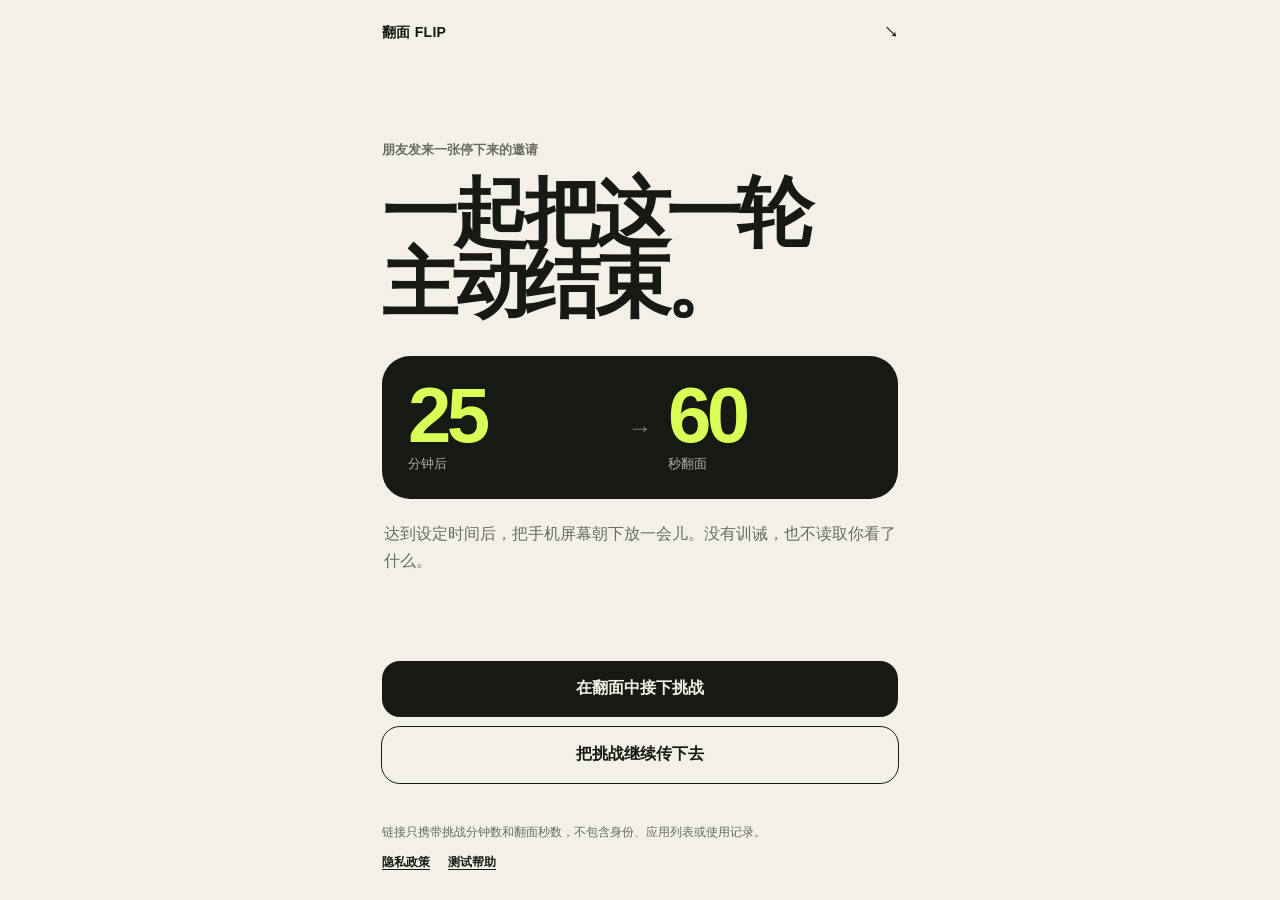
<file: index.html>
<!doctype html>
<html lang="zh-CN">
  <head>
    <meta charset="utf-8" />
    <meta name="viewport" content="width=device-width, initial-scale=1, viewport-fit=cover" />
    <meta name="theme-color" content="#171914" />
    <meta name="description" content="接下朋友发来的翻面挑战，适时结束短视频滑动。" />
    <meta property="og:title" content="有人邀请你一起翻面" />
    <meta property="og:description" content="短视频不会主动结束，但你可以。" />
    <title>翻面挑战 · FLIP</title>
    <link rel="icon" href="favicon.svg" type="image/svg+xml" />
    <link rel="stylesheet" href="styles.css" />
    <script src="config.js" defer></script>
    <script src="challenge.js" defer></script>
  </head>
  <body>
    <main>
      <header>
        <span>翻面 FLIP</span>
        <span aria-hidden="true">↘</span>
      </header>

      <section class="hero" aria-labelledby="challenge-title">
        <p class="eyebrow">朋友发来一张停下来的邀请</p>
        <h1 id="challenge-title">一起把这一轮<br />主动结束。</h1>
        <div class="challenge-card">
          <div>
            <strong id="threshold">25</strong>
            <span>分钟后</span>
          </div>
          <div class="arrow" aria-hidden="true">→</div>
          <div>
            <strong id="break-seconds">60</strong>
            <span>秒翻面</span>
          </div>
        </div>
        <p class="explanation">
          达到设定时间后，把手机屏幕朝下放一会儿。没有训诫，也不读取你看了什么。
        </p>
      </section>

      <section class="actions" aria-label="接下挑战">
        <a id="open-app" class="primary" href="#">在翻面中接下挑战</a>
        <button id="share-link" class="secondary" type="button">把挑战继续传下去</button>
        <div id="install-fallback" class="install-fallback" hidden>
          <p>还没有安装翻面？安装后再次打开这条链接。</p>
          <div class="store-links">
            <a id="ios-store" href="#" hidden>iPhone 版</a>
            <a id="android-store" href="#" hidden>Android 版</a>
          </div>
          <p id="testing-note" class="testing-note">当前为内测版本，请向邀请人获取安装包。</p>
        </div>
      </section>

      <footer>
        <p>链接只携带挑战分钟数和翻面秒数，不包含身份、应用列表或使用记录。</p>
        <nav class="footer-links" aria-label="网站信息">
          <a href="privacy.html">隐私政策</a>
          <a href="support.html">测试帮助</a>
        </nav>
      </footer>
    </main>
    <div id="toast" role="status" aria-live="polite"></div>
  </body>
</html>
</file>
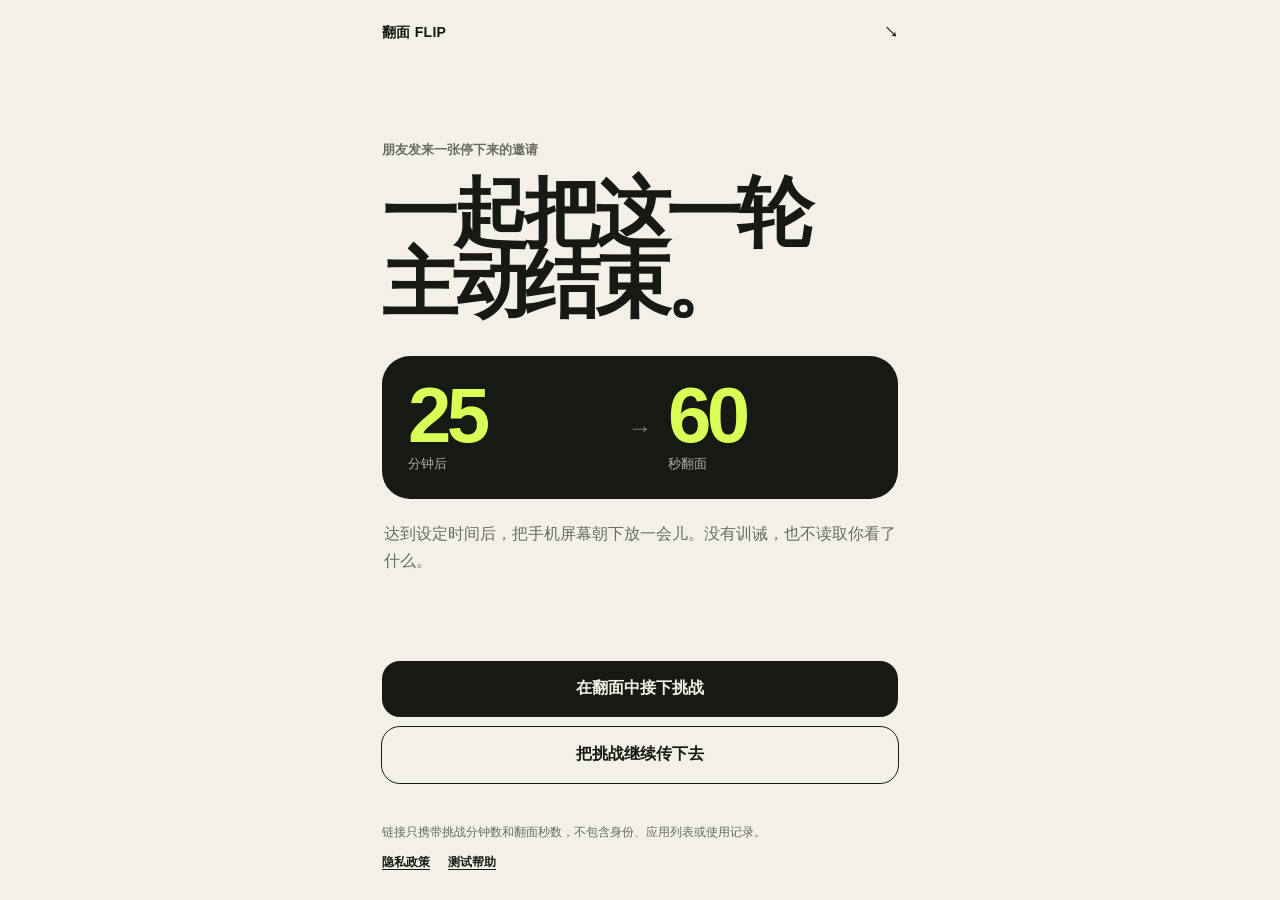
<file: challenge/index.html>
<!doctype html>
<html lang="zh-CN">
  <head>
    <meta charset="utf-8" />
    <meta name="viewport" content="width=device-width, initial-scale=1, viewport-fit=cover" />
    <meta name="theme-color" content="#171914" />
    <meta name="description" content="接下朋友发来的翻面挑战，适时结束短视频滑动。" />
    <meta property="og:title" content="有人邀请你一起翻面" />
    <meta property="og:description" content="短视频不会主动结束，但你可以。" />
    <title>翻面挑战 · FLIP</title>
    <link rel="icon" href="../favicon.svg" type="image/svg+xml" />
    <link rel="stylesheet" href="../styles.css" />
    <script src="../config.js" defer></script>
    <script src="../challenge.js" defer></script>
  </head>
  <body>
    <main>
      <header>
        <span>翻面 FLIP</span>
        <span aria-hidden="true">↘</span>
      </header>

      <section class="hero" aria-labelledby="challenge-title">
        <p class="eyebrow">朋友发来一张停下来的邀请</p>
        <h1 id="challenge-title">一起把这一轮<br />主动结束。</h1>
        <div class="challenge-card">
          <div>
            <strong id="threshold">25</strong>
            <span>分钟后</span>
          </div>
          <div class="arrow" aria-hidden="true">→</div>
          <div>
            <strong id="break-seconds">60</strong>
            <span>秒翻面</span>
          </div>
        </div>
        <p class="explanation">
          达到设定时间后，把手机屏幕朝下放一会儿。没有训诫，也不读取你看了什么。
        </p>
      </section>

      <section class="actions" aria-label="接下挑战">
        <a id="open-app" class="primary" href="#">在翻面中接下挑战</a>
        <button id="share-link" class="secondary" type="button">把挑战继续传下去</button>
        <div id="install-fallback" class="install-fallback" hidden>
          <p>还没有安装翻面？安装后再次打开这条链接。</p>
          <div class="store-links">
            <a id="ios-store" href="#" hidden>iPhone 版</a>
            <a id="android-store" href="#" hidden>Android 版</a>
          </div>
          <p id="testing-note" class="testing-note">当前为内测版本，请向邀请人获取 TestFlight 邀请链接。</p>
        </div>
      </section>

      <footer>
        <p>链接只携带挑战分钟数和翻面秒数，不包含身份、应用列表或使用记录。</p>
        <nav class="footer-links" aria-label="网站信息">
          <a href="../privacy.html">隐私政策</a>
          <a href="../support.html">测试帮助</a>
        </nav>
      </footer>
    </main>
    <div id="toast" role="status" aria-live="polite"></div>
  </body>
</html>
</file>
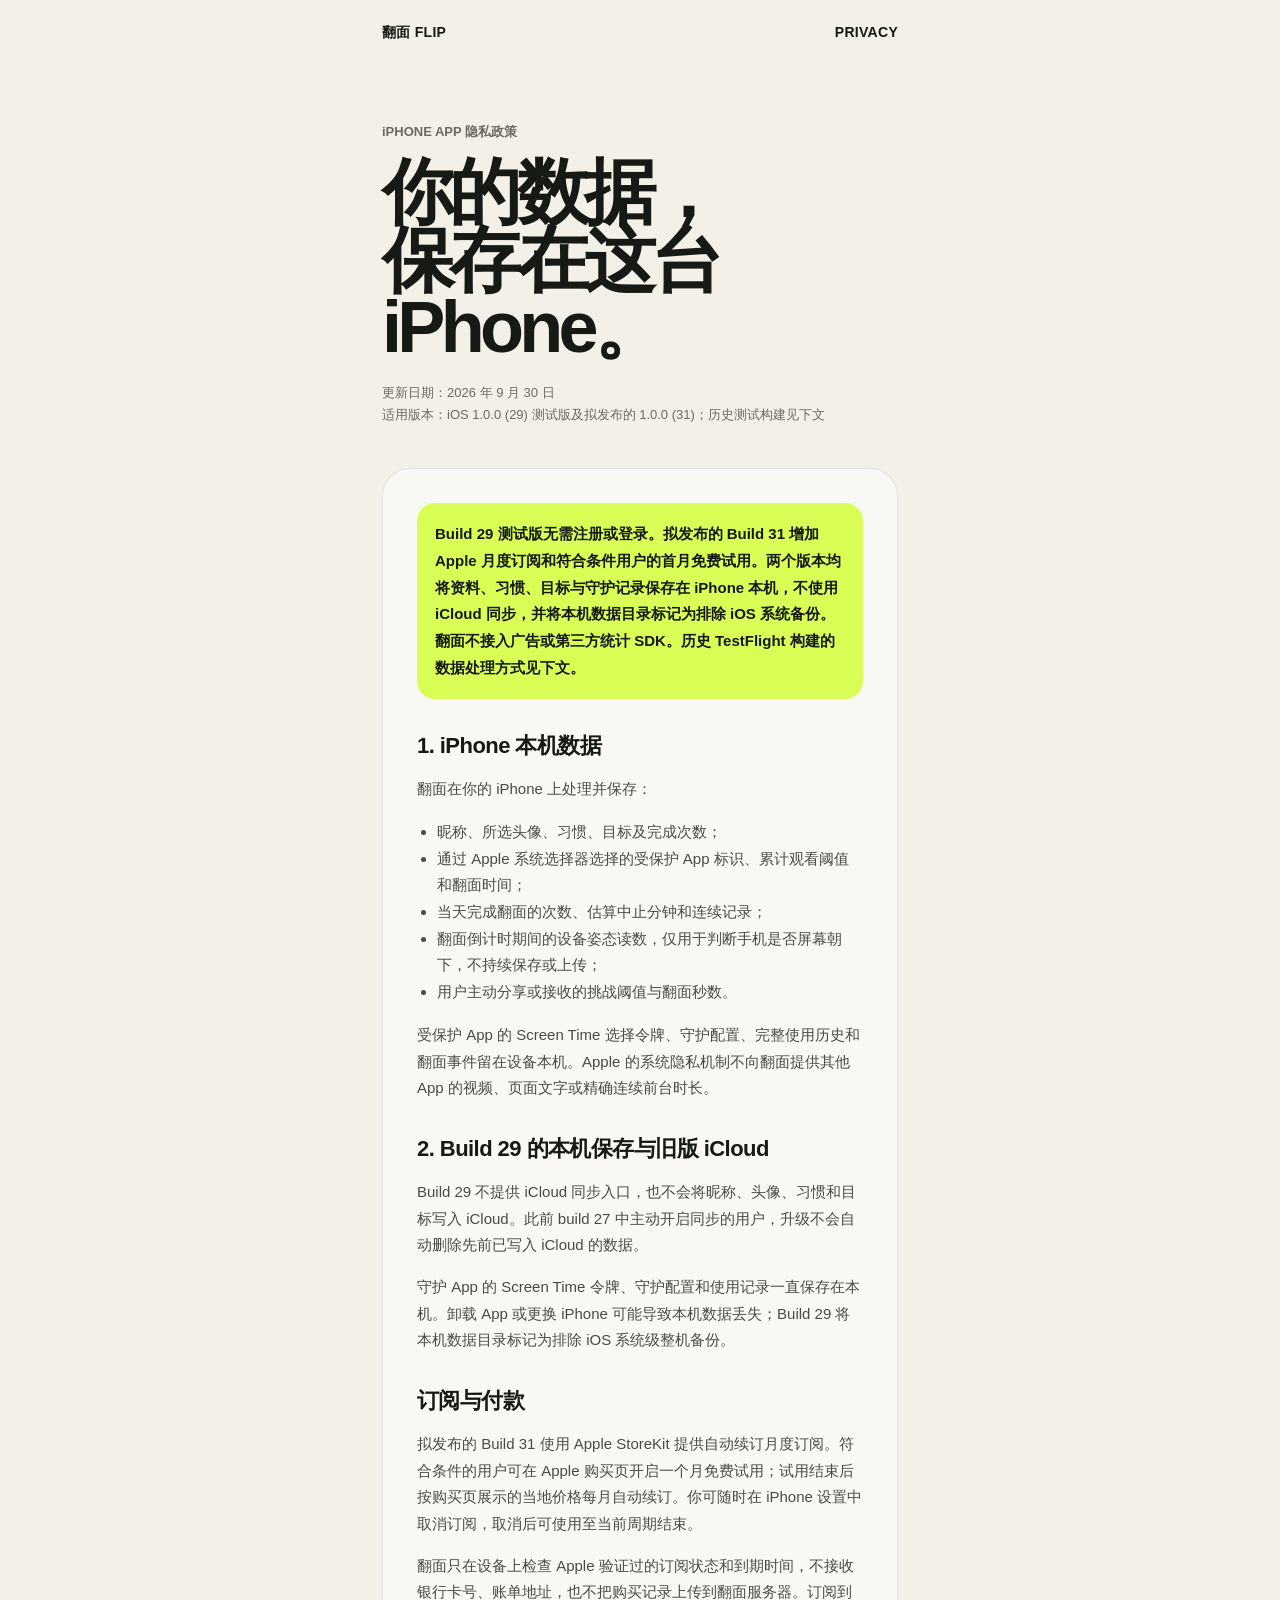
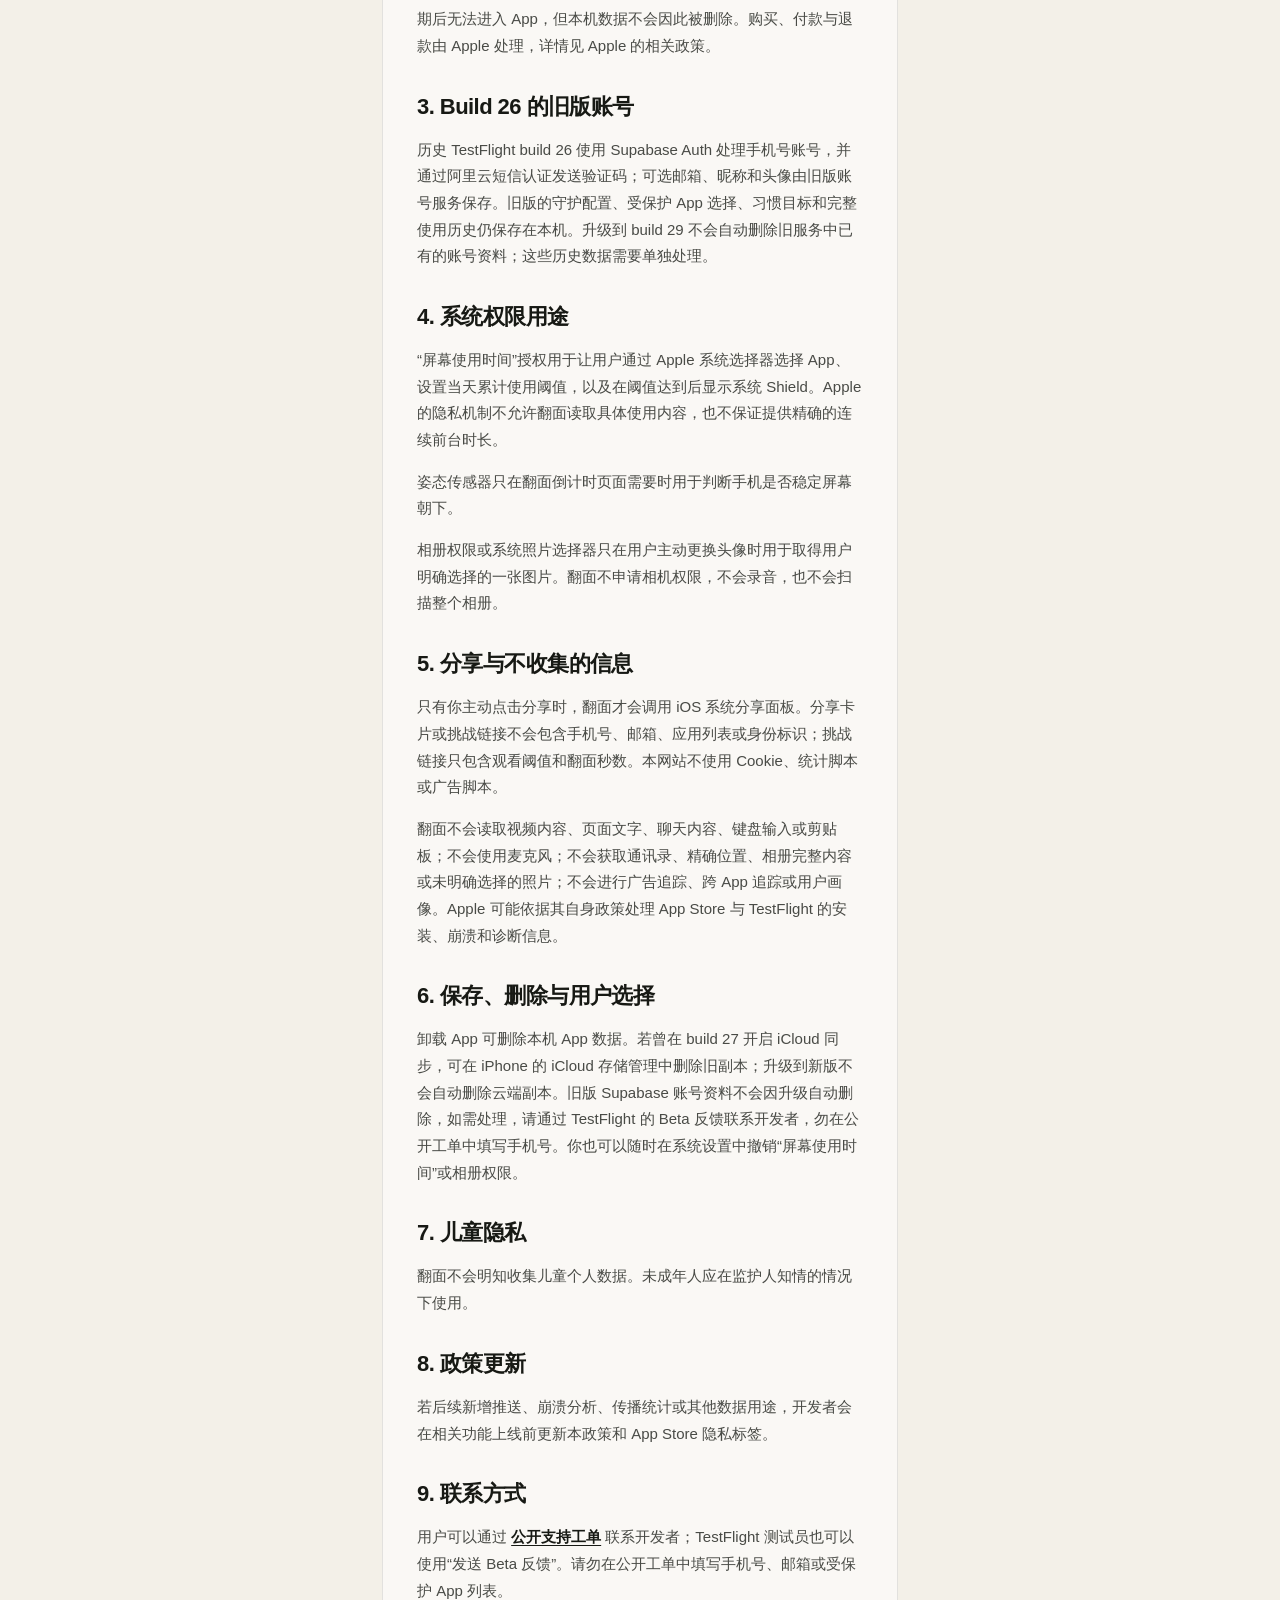
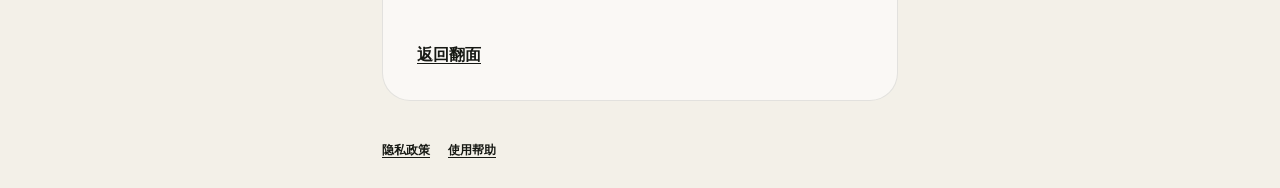
<file: privacy.html>
<!doctype html>
<html lang="zh-CN">
  <head>
    <meta charset="utf-8" />
    <meta name="viewport" content="width=device-width, initial-scale=1, viewport-fit=cover" />
    <meta name="theme-color" content="#171914" />
    <meta name="description" content="翻面 iPhone App 隐私政策。" />
    <title>隐私政策 · 翻面 FLIP</title>
    <link rel="icon" href="favicon.svg" type="image/svg+xml" />
    <link rel="stylesheet" href="styles.css" />
  </head>
  <body>
    <main class="legal-main">
      <header>
        <span>翻面 FLIP</span>
        <span>PRIVACY</span>
      </header>

      <section class="legal-hero">
        <p class="eyebrow">iPHONE APP 隐私政策</p>
        <h1>你的数据，<br />保存在这台 iPhone。</h1>
        <p class="legal-meta">更新日期：2026 年 9 月 30 日<br />适用版本：iOS 1.0.0 (29) 测试版及拟发布的 1.0.0 (31)；历史测试构建见下文</p>
      </section>

      <article class="legal-card">
        <p class="notice">Build 29 测试版无需注册或登录。拟发布的 Build 31 增加 Apple 月度订阅和符合条件用户的首月免费试用。两个版本均将资料、习惯、目标与守护记录保存在 iPhone 本机，不使用 iCloud 同步，并将本机数据目录标记为排除 iOS 系统备份。翻面不接入广告或第三方统计 SDK。历史 TestFlight 构建的数据处理方式见下文。</p>

        <h2>1. iPhone 本机数据</h2>
        <p>翻面在你的 iPhone 上处理并保存：</p>
        <ul>
          <li>昵称、所选头像、习惯、目标及完成次数；</li>
          <li>通过 Apple 系统选择器选择的受保护 App 标识、累计观看阈值和翻面时间；</li>
          <li>当天完成翻面的次数、估算中止分钟和连续记录；</li>
          <li>翻面倒计时期间的设备姿态读数，仅用于判断手机是否屏幕朝下，不持续保存或上传；</li>
          <li>用户主动分享或接收的挑战阈值与翻面秒数。</li>
        </ul>
        <p>受保护 App 的 Screen Time 选择令牌、守护配置、完整使用历史和翻面事件留在设备本机。Apple 的系统隐私机制不向翻面提供其他 App 的视频、页面文字或精确连续前台时长。</p>

        <h2>2. Build 29 的本机保存与旧版 iCloud</h2>
        <p>Build 29 不提供 iCloud 同步入口，也不会将昵称、头像、习惯和目标写入 iCloud。此前 build 27 中主动开启同步的用户，升级不会自动删除先前已写入 iCloud 的数据。</p>
        <p>守护 App 的 Screen Time 令牌、守护配置和使用记录一直保存在本机。卸载 App 或更换 iPhone 可能导致本机数据丢失；Build 29 将本机数据目录标记为排除 iOS 系统级整机备份。</p>

        <h2>订阅与付款</h2>
        <p>拟发布的 Build 31 使用 Apple StoreKit 提供自动续订月度订阅。符合条件的用户可在 Apple 购买页开启一个月免费试用；试用结束后按购买页展示的当地价格每月自动续订。你可随时在 iPhone 设置中取消订阅，取消后可使用至当前周期结束。</p>
        <p>翻面只在设备上检查 Apple 验证过的订阅状态和到期时间，不接收银行卡号、账单地址，也不把购买记录上传到翻面服务器。订阅到期后无法进入 App，但本机数据不会因此被删除。购买、付款与退款由 Apple 处理，详情见 Apple 的相关政策。</p>

        <h2>3. Build 26 的旧版账号</h2>
        <p>历史 TestFlight build 26 使用 Supabase Auth 处理手机号账号，并通过阿里云短信认证发送验证码；可选邮箱、昵称和头像由旧版账号服务保存。旧版的守护配置、受保护 App 选择、习惯目标和完整使用历史仍保存在本机。升级到 build 29 不会自动删除旧服务中已有的账号资料；这些历史数据需要单独处理。</p>

        <h2>4. 系统权限用途</h2>
        <p>“屏幕使用时间”授权用于让用户通过 Apple 系统选择器选择 App、设置当天累计使用阈值，以及在阈值达到后显示系统 Shield。Apple 的隐私机制不允许翻面读取具体使用内容，也不保证提供精确的连续前台时长。</p>
        <p>姿态传感器只在翻面倒计时页面需要时用于判断手机是否稳定屏幕朝下。</p>
        <p>相册权限或系统照片选择器只在用户主动更换头像时用于取得用户明确选择的一张图片。翻面不申请相机权限，不会录音，也不会扫描整个相册。</p>

        <h2>5. 分享与不收集的信息</h2>
        <p>只有你主动点击分享时，翻面才会调用 iOS 系统分享面板。分享卡片或挑战链接不会包含手机号、邮箱、应用列表或身份标识；挑战链接只包含观看阈值和翻面秒数。本网站不使用 Cookie、统计脚本或广告脚本。</p>
        <p>翻面不会读取视频内容、页面文字、聊天内容、键盘输入或剪贴板；不会使用麦克风；不会获取通讯录、精确位置、相册完整内容或未明确选择的照片；不会进行广告追踪、跨 App 追踪或用户画像。Apple 可能依据其自身政策处理 App Store 与 TestFlight 的安装、崩溃和诊断信息。</p>

        <h2>6. 保存、删除与用户选择</h2>
        <p>卸载 App 可删除本机 App 数据。若曾在 build 27 开启 iCloud 同步，可在 iPhone 的 iCloud 存储管理中删除旧副本；升级到新版不会自动删除云端副本。旧版 Supabase 账号资料不会因升级自动删除，如需处理，请通过 TestFlight 的 Beta 反馈联系开发者，勿在公开工单中填写手机号。你也可以随时在系统设置中撤销“屏幕使用时间”或相册权限。</p>

        <h2>7. 儿童隐私</h2>
        <p>翻面不会明知收集儿童个人数据。未成年人应在监护人知情的情况下使用。</p>

        <h2>8. 政策更新</h2>
        <p>若后续新增推送、崩溃分析、传播统计或其他数据用途，开发者会在相关功能上线前更新本政策和 App Store 隐私标签。</p>

        <h2>9. 联系方式</h2>
        <p>用户可以通过 <a class="text-link" href="https://github.com/cl-coraje/fanmian-site/issues/new">公开支持工单</a> 联系开发者；TestFlight 测试员也可以使用“发送 Beta 反馈”。请勿在公开工单中填写手机号、邮箱或受保护 App 列表。</p>

        <a class="text-link back-link" href="./">返回翻面</a>
      </article>

      <footer>
        <nav class="footer-links" aria-label="网站信息">
          <a href="privacy.html" aria-current="page">隐私政策</a>
          <a href="support.html">使用帮助</a>
        </nav>
      </footer>
    </main>
  </body>
</html>
</file>
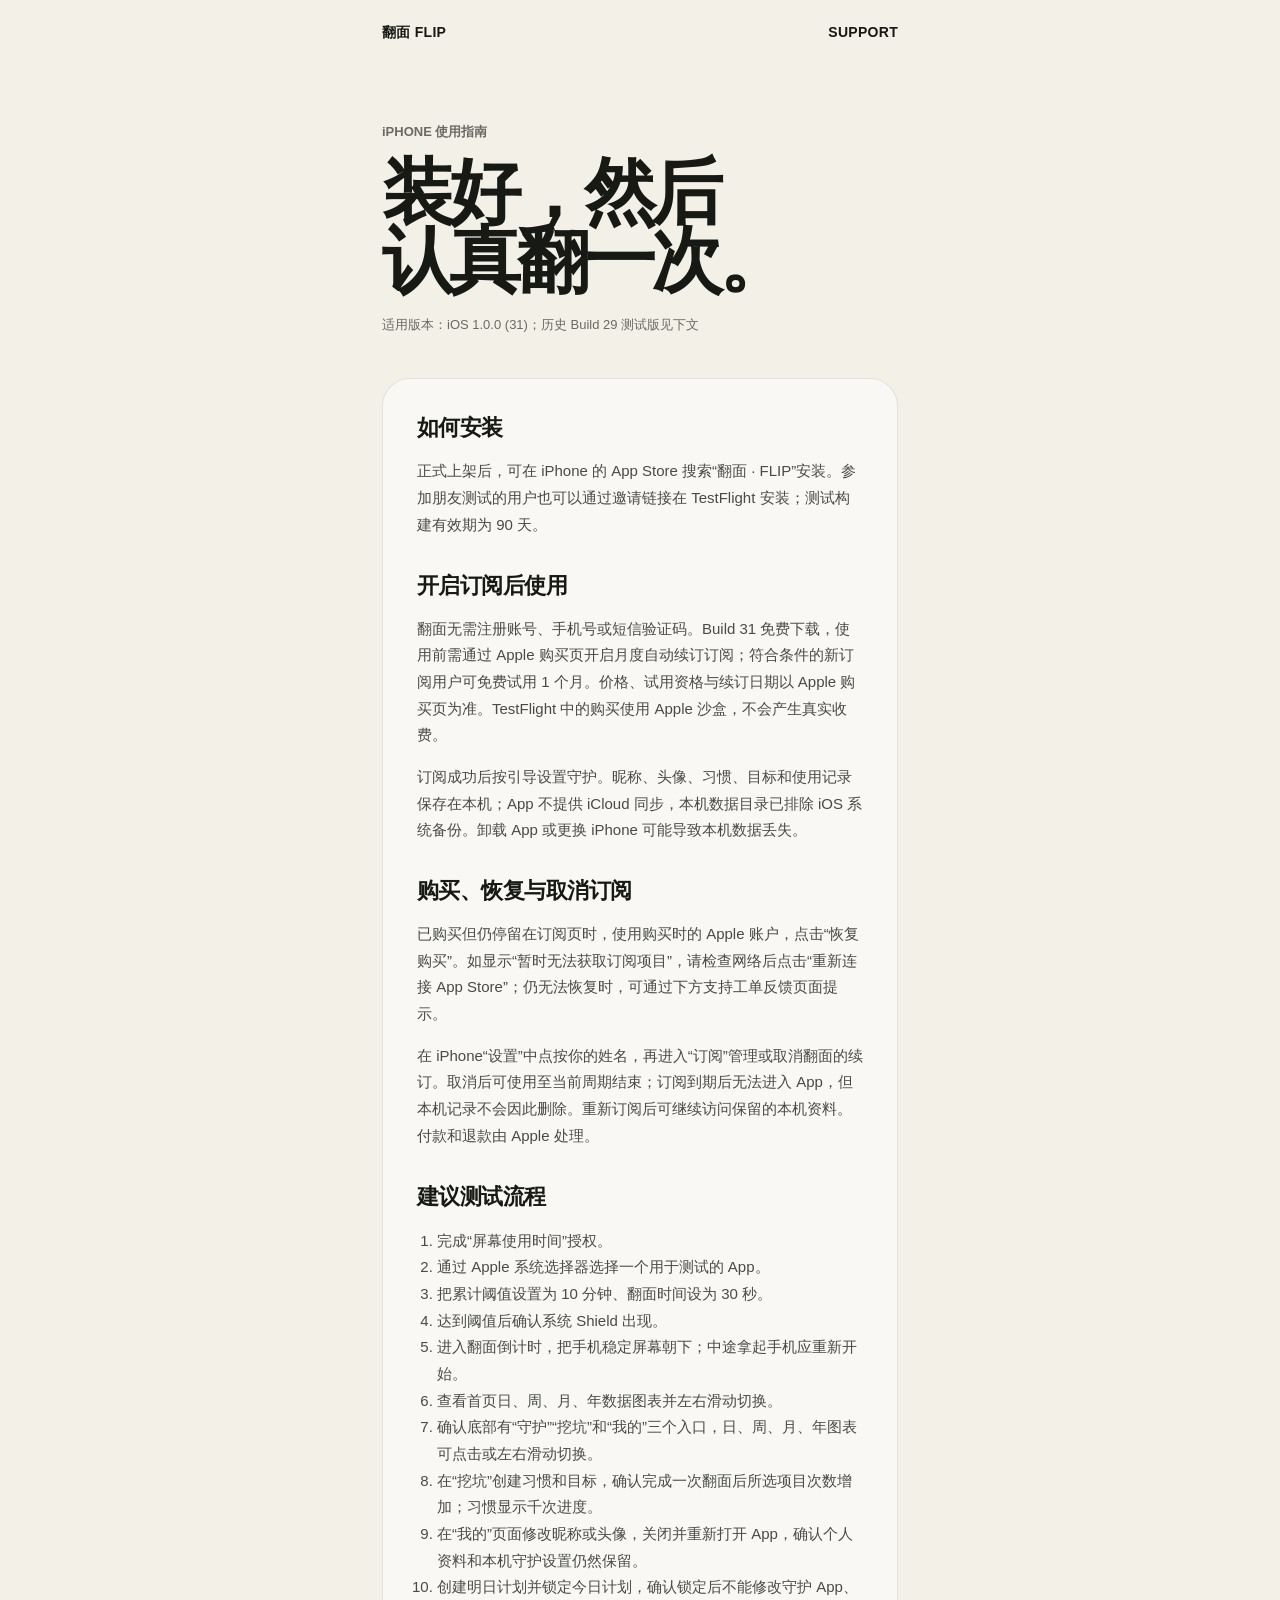
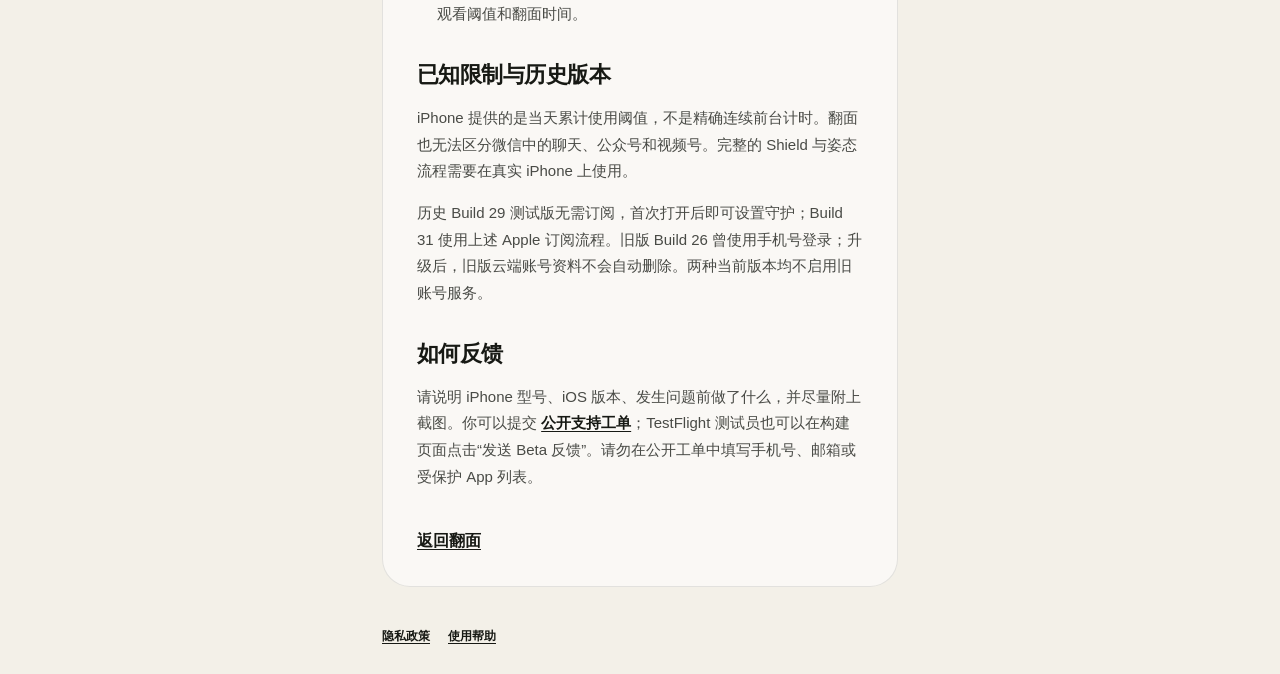
<file: support.html>
<!doctype html>
<html lang="zh-CN">
  <head>
    <meta charset="utf-8" />
    <meta name="viewport" content="width=device-width, initial-scale=1, viewport-fit=cover" />
    <meta name="theme-color" content="#171914" />
    <meta name="description" content="翻面 iPhone App 安装、使用与反馈说明。" />
    <title>使用帮助 · 翻面 FLIP</title>
    <link rel="icon" href="favicon.svg" type="image/svg+xml" />
    <link rel="stylesheet" href="styles.css" />
  </head>
  <body>
    <main class="legal-main">
      <header>
        <span>翻面 FLIP</span>
        <span>SUPPORT</span>
      </header>

      <section class="legal-hero">
        <p class="eyebrow">iPHONE 使用指南</p>
        <h1>装好，然后<br />认真翻一次。</h1>
        <p class="legal-meta">适用版本：iOS 1.0.0 (31)；历史 Build 29 测试版见下文</p>
      </section>

      <article class="legal-card">
        <h2>如何安装</h2>
        <p>正式上架后，可在 iPhone 的 App Store 搜索“翻面 · FLIP”安装。参加朋友测试的用户也可以通过邀请链接在 TestFlight 安装；测试构建有效期为 90 天。</p>

        <h2>开启订阅后使用</h2>
        <p>翻面无需注册账号、手机号或短信验证码。Build 31 免费下载，使用前需通过 Apple 购买页开启月度自动续订订阅；符合条件的新订阅用户可免费试用 1 个月。价格、试用资格与续订日期以 Apple 购买页为准。TestFlight 中的购买使用 Apple 沙盒，不会产生真实收费。</p>
        <p>订阅成功后按引导设置守护。昵称、头像、习惯、目标和使用记录保存在本机；App 不提供 iCloud 同步，本机数据目录已排除 iOS 系统备份。卸载 App 或更换 iPhone 可能导致本机数据丢失。</p>

        <h2>购买、恢复与取消订阅</h2>
        <p>已购买但仍停留在订阅页时，使用购买时的 Apple 账户，点击“恢复购买”。如显示“暂时无法获取订阅项目”，请检查网络后点击“重新连接 App Store”；仍无法恢复时，可通过下方支持工单反馈页面提示。</p>
        <p>在 iPhone“设置”中点按你的姓名，再进入“订阅”管理或取消翻面的续订。取消后可使用至当前周期结束；订阅到期后无法进入 App，但本机记录不会因此删除。重新订阅后可继续访问保留的本机资料。付款和退款由 Apple 处理。</p>

        <h2>建议测试流程</h2>
        <ol>
          <li>完成“屏幕使用时间”授权。</li>
          <li>通过 Apple 系统选择器选择一个用于测试的 App。</li>
          <li>把累计阈值设置为 10 分钟、翻面时间设为 30 秒。</li>
          <li>达到阈值后确认系统 Shield 出现。</li>
          <li>进入翻面倒计时，把手机稳定屏幕朝下；中途拿起手机应重新开始。</li>
          <li>查看首页日、周、月、年数据图表并左右滑动切换。</li>
          <li>确认底部有“守护”“挖坑”和“我的”三个入口，日、周、月、年图表可点击或左右滑动切换。</li>
          <li>在“挖坑”创建习惯和目标，确认完成一次翻面后所选项目次数增加；习惯显示千次进度。</li>
          <li>在“我的”页面修改昵称或头像，关闭并重新打开 App，确认个人资料和本机守护设置仍然保留。</li>
          <li>创建明日计划并锁定今日计划，确认锁定后不能修改守护 App、观看阈值和翻面时间。</li>
        </ol>

        <h2>已知限制与历史版本</h2>
        <p>iPhone 提供的是当天累计使用阈值，不是精确连续前台计时。翻面也无法区分微信中的聊天、公众号和视频号。完整的 Shield 与姿态流程需要在真实 iPhone 上使用。</p>
        <p>历史 Build 29 测试版无需订阅，首次打开后即可设置守护；Build 31 使用上述 Apple 订阅流程。旧版 Build 26 曾使用手机号登录；升级后，旧版云端账号资料不会自动删除。两种当前版本均不启用旧账号服务。</p>

        <h2>如何反馈</h2>
        <p>请说明 iPhone 型号、iOS 版本、发生问题前做了什么，并尽量附上截图。你可以提交 <a class="text-link" href="https://github.com/cl-coraje/fanmian-site/issues/new">公开支持工单</a>；TestFlight 测试员也可以在构建页面点击“发送 Beta 反馈”。请勿在公开工单中填写手机号、邮箱或受保护 App 列表。</p>

        <a class="text-link back-link" href="./">返回翻面</a>
      </article>

      <footer>
        <nav class="footer-links" aria-label="网站信息">
          <a href="privacy.html">隐私政策</a>
          <a href="support.html" aria-current="page">使用帮助</a>
        </nav>
      </footer>
    </main>
  </body>
</html>
</file>
<file: styles.css>
:root {
  color-scheme: light;
  --ink: #171914;
  --paper: #f3f0e8;
  --lime: #d9ff57;
  --muted: rgba(23, 25, 20, 0.62);
}

* {
  box-sizing: border-box;
}

body {
  margin: 0;
  min-height: 100vh;
  background: var(--paper);
  color: var(--ink);
  font-family: -apple-system, BlinkMacSystemFont, "PingFang SC", "Noto Sans CJK SC", sans-serif;
}

main {
  width: min(100%, 560px);
  min-height: 100vh;
  margin: 0 auto;
  padding: max(24px, env(safe-area-inset-top)) 22px max(28px, env(safe-area-inset-bottom));
  display: flex;
  flex-direction: column;
}

header {
  display: flex;
  justify-content: space-between;
  font-size: 14px;
  font-weight: 850;
  letter-spacing: 0.02em;
}

.hero {
  padding-top: clamp(56px, 11vh, 108px);
}

.eyebrow {
  margin: 0 0 18px;
  color: var(--muted);
  font-size: 13px;
  font-weight: 700;
}

h1 {
  margin: 0;
  font-size: clamp(48px, 13.5vw, 76px);
  line-height: 0.94;
  letter-spacing: -0.065em;
  font-weight: 900;
}

.challenge-card {
  margin-top: 36px;
  padding: 26px;
  border-radius: 28px;
  background: var(--ink);
  color: var(--paper);
  display: grid;
  grid-template-columns: 1fr auto 1fr;
  align-items: center;
  gap: 16px;
}

.challenge-card div:not(.arrow) {
  display: flex;
  flex-direction: column;
  gap: 7px;
}

.challenge-card strong {
  color: var(--lime);
  font-size: clamp(54px, 17vw, 78px);
  line-height: 0.85;
  letter-spacing: -0.06em;
}

.challenge-card span {
  color: rgba(243, 240, 232, 0.7);
  font-size: 13px;
}

.arrow {
  color: rgba(243, 240, 232, 0.45);
  font-size: 24px;
}

.explanation {
  margin: 22px 2px 0;
  color: var(--muted);
  font-size: 16px;
  line-height: 1.65;
}

.actions {
  margin-top: auto;
  padding-top: 46px;
  display: grid;
  gap: 10px;
}

.primary,
.secondary,
.store-links a {
  min-height: 56px;
  border: 0;
  border-radius: 18px;
  display: flex;
  align-items: center;
  justify-content: center;
  padding: 0 18px;
  font: inherit;
  font-weight: 800;
  text-decoration: none;
  cursor: pointer;
}

.primary {
  background: var(--ink);
  color: var(--paper);
}

.secondary {
  background: transparent;
  color: var(--ink);
  outline: 1.5px solid var(--ink);
}

.install-fallback {
  margin-top: 8px;
  padding: 18px;
  border-radius: 18px;
  background: rgba(23, 25, 20, 0.06);
  font-size: 14px;
  line-height: 1.5;
}

.install-fallback p {
  margin: 0 0 12px;
}

.store-links {
  display: grid;
  grid-template-columns: 1fr 1fr;
  gap: 8px;
}

.store-links a {
  min-height: 44px;
  background: var(--lime);
  color: var(--ink);
}

.testing-note {
  margin: 8px 0 0 !important;
  color: var(--muted);
}

footer {
  padding-top: 28px;
  color: var(--muted);
  font-size: 12px;
  line-height: 1.55;
}

.footer-links {
  display: flex;
  gap: 18px;
  margin-top: 12px;
}

.footer-links a,
.text-link {
  color: var(--ink);
  font-weight: 750;
  text-underline-offset: 3px;
}

.legal-main {
  display: block;
  max-width: 720px;
}

.legal-hero {
  padding: clamp(52px, 9vh, 88px) 0 28px;
}

.legal-hero h1 {
  max-width: 620px;
  font-size: clamp(46px, 10vw, 72px);
}

.legal-meta {
  margin: 20px 0 0;
  color: var(--muted);
  font-size: 13px;
  line-height: 1.7;
}

.legal-card {
  margin-top: 14px;
  padding: clamp(22px, 5vw, 34px);
  border-radius: 28px;
  background: rgba(255, 255, 255, 0.55);
  border: 1px solid rgba(23, 25, 20, 0.1);
}

.legal-card h2 {
  margin: 32px 0 12px;
  font-size: 22px;
  letter-spacing: -0.025em;
}

.legal-card h2:first-child {
  margin-top: 0;
}

.legal-card p,
.legal-card li {
  color: rgba(23, 25, 20, 0.78);
  font-size: 15px;
  line-height: 1.78;
}

.legal-card ul,
.legal-card ol {
  padding-left: 20px;
}

.legal-card code {
  padding: 2px 6px;
  border-radius: 7px;
  background: rgba(23, 25, 20, 0.08);
  color: var(--ink);
}

.notice {
  margin: 0 0 24px;
  padding: 18px;
  border-radius: 18px;
  background: var(--lime);
  color: var(--ink) !important;
  font-weight: 720;
}

.back-link {
  display: inline-flex;
  margin-top: 26px;
}

#toast {
  position: fixed;
  left: 50%;
  bottom: max(22px, env(safe-area-inset-bottom));
  transform: translate(-50%, 18px);
  padding: 10px 16px;
  border-radius: 12px;
  background: var(--ink);
  color: var(--paper);
  font-size: 13px;
  opacity: 0;
  pointer-events: none;
  transition: 160ms ease;
}

#toast.visible {
  opacity: 1;
  transform: translate(-50%, 0);
}

@media (prefers-reduced-motion: reduce) {
  #toast {
    transition: none;
  }
}
</file>
